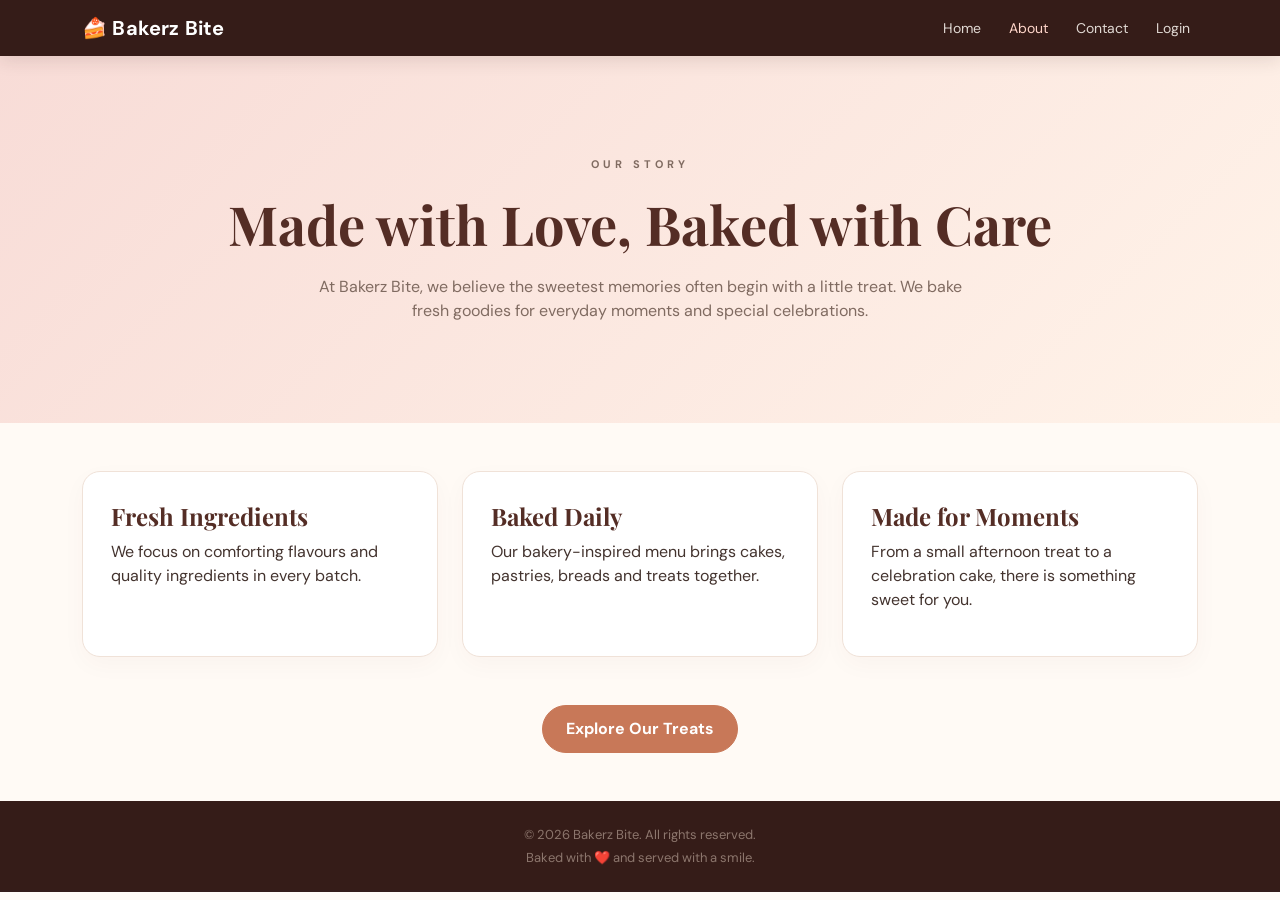
<file: about.html>
<!DOCTYPE html>
<html lang="en">

<head>
  <meta charset="UTF-8">
  <meta name="viewport" content="width=device-width, initial-scale=1.0">
  <title>About | Bakerz Bite</title>
  <link href="https://cdn.jsdelivr.net/npm/bootstrap@5.3.3/dist/css/bootstrap.min.css" rel="stylesheet">
  <link rel="stylesheet" href="style.css">
</head>

<body>
  <nav class="navbar navbar-expand-lg navbar-dark bakery-nav sticky-top">
    <div class="container"><a class="navbar-brand fw-bold" href="index.html">🍰 Bakerz Bite</a><button
        class="navbar-toggler" type="button" data-bs-toggle="collapse" data-bs-target="#navMenu"
        aria-label="Toggle navigation"><span class="navbar-toggler-icon"></span></button>
      <div class="collapse navbar-collapse" id="navMenu">
        <ul class="navbar-nav ms-auto align-items-lg-center">
          <li class="nav-item"><a class="nav-link" href="index.html">Home</a></li>
          <li class="nav-item"><a class="nav-link active" href="about.html">About</a></li>
          <li class="nav-item"><a class="nav-link" href="contact.html">Contact</a></li>
          <li class="nav-item"><a class="nav-link" href="login.html" id="authNavLink">Login</a></li>
        </ul>
      </div>
    </div>
  </nav>
  <header class="simple-hero">
    <div class="container">
      <p class="eyebrow">OUR STORY</p>
      <h1>Made with Love, Baked with Care</h1>
      <p>At Bakerz Bite, we believe the sweetest memories often begin with a little treat. We bake fresh goodies for
        everyday moments and special celebrations.</p>
    </div>
  </header>
  <section class="container py-5">
    <div class="row g-4">
      <div class="col-md-4">
        <article class="info-card">
          <h2>Fresh Ingredients</h2>
          <p>We focus on comforting flavours and quality ingredients in every batch.</p>
        </article>
      </div>
      <div class="col-md-4">
        <article class="info-card">
          <h2>Baked Daily</h2>
          <p>Our bakery-inspired menu brings cakes, pastries, breads and treats together.</p>
        </article>
      </div>
      <div class="col-md-4">
        <article class="info-card">
          <h2>Made for Moments</h2>
          <p>From a small afternoon treat to a celebration cake, there is something sweet for you.</p>
        </article>
      </div>
    </div>
    <div class="text-center mt-5"><a href="index.html#products" class="btn btn-bakery">Explore Our Treats</a></div>
  </section>
  <footer class="footer text-center py-4">
    <p class="mb-1">© 2026 Bakerz Bite. All rights reserved.</p>
    <p class="mb-0">Baked with ❤️ and served with a smile.</p>
  </footer>
  <script src="https://cdn.jsdelivr.net/npm/bootstrap@5.3.3/dist/js/bootstrap.bundle.min.js"></script>
  <script src="app.js"></script>
</body>

</html>
</file>
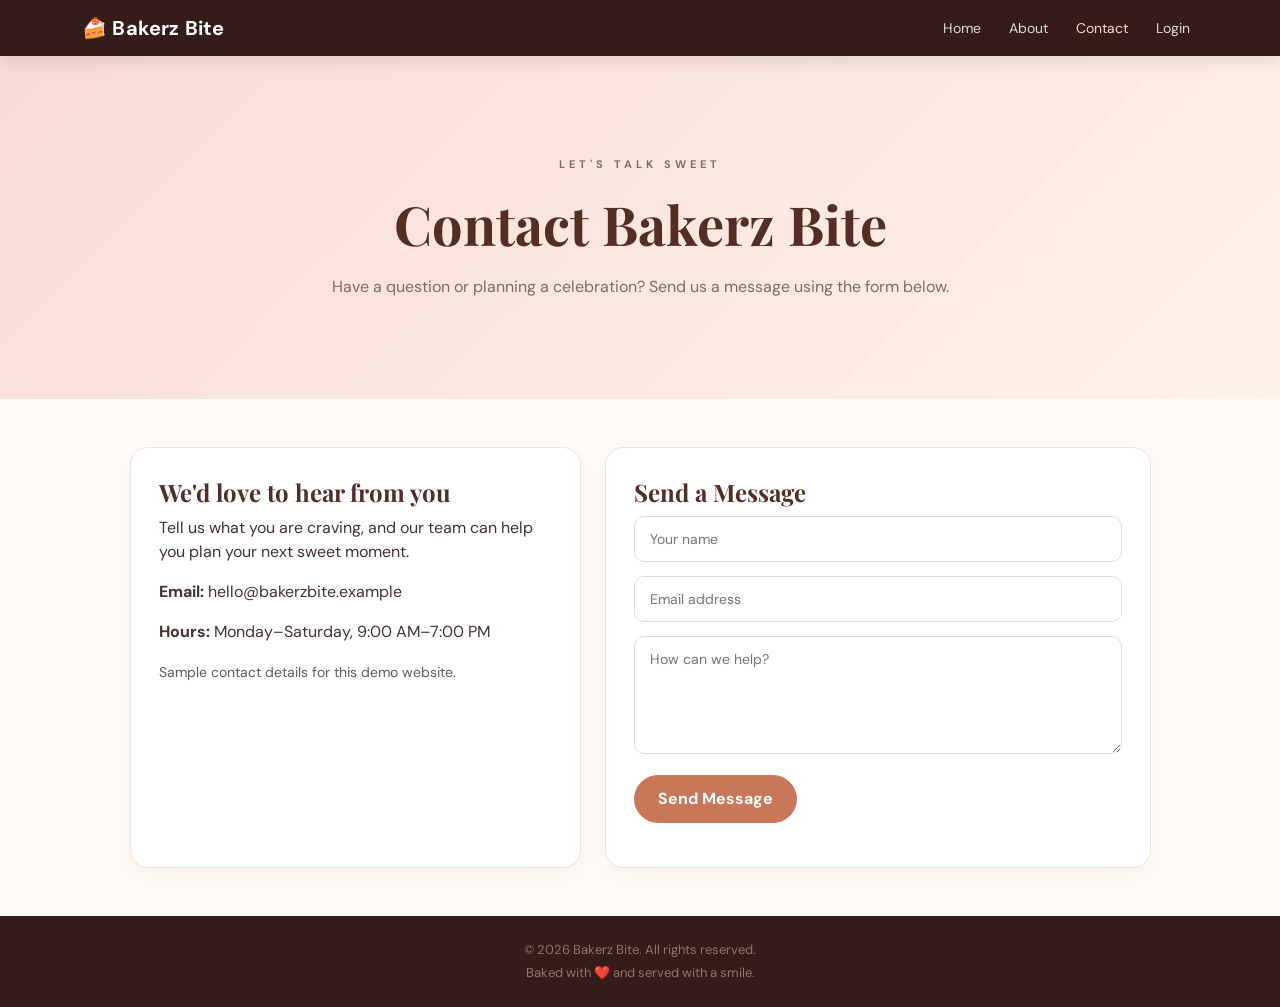
<file: contact.html>
<!DOCTYPE html>
<html lang="en">

<head>
    <meta charset="UTF-8">
    <meta name="viewport" content="width=device-width, initial-scale=1.0">
    <title>Contact | Bakerz Bite</title>
    <link href="https://cdn.jsdelivr.net/npm/bootstrap@5.3.3/dist/css/bootstrap.min.css" rel="stylesheet">
    <link rel="stylesheet" href="style.css">
</head>

<body>
    <nav class="navbar navbar-expand-lg navbar-dark bakery-nav sticky-top">
        <div class="container"><a class="navbar-brand fw-bold" href="index.html">🍰 Bakerz Bite</a><button
                class="navbar-toggler" type="button" data-bs-toggle="collapse" data-bs-target="#navMenu"
                aria-label="Toggle navigation"><span class="navbar-toggler-icon"></span></button>
            <div class="collapse navbar-collapse" id="navMenu">
                <ul class="navbar-nav ms-auto align-items-lg-center">
                    <li class="nav-item"><a class="nav-link" href="index.html">Home</a></li>
                    <li class="nav-item"><a class="nav-link" href="about.html">About</a></li>
                    <li class="nav-item"><a class="nav-link active" href="contact.html">Contact</a></li>
                    <li class="nav-item"><a class="nav-link" href="login.html" id="authNavLink">Login</a></li>
                </ul>
            </div>
        </div>
    </nav>
    <header class="simple-hero">
        <div class="container">
            <p class="eyebrow">LET'S TALK SWEET</p>
            <h1>Contact Bakerz Bite</h1>
            <p>Have a question or planning a celebration? Send us a message using the form below.</p>
        </div>
    </header>
    <section class="container py-5">
        <div class="row g-4 justify-content-center">
            <div class="col-lg-5">
                <div class="info-card">
                    <h2>We'd love to hear from you</h2>
                    <p>Tell us what you are craving, and our team can help you plan your next sweet moment.</p>
                    <p><strong>Email:</strong> hello@bakerzbite.example</p>
                    <p><strong>Hours:</strong> Monday–Saturday, 9:00 AM–7:00 PM</p><small class="text-muted">Sample
                        contact details for this demo website.</small>
                </div>
            </div>
            <div class="col-lg-6">
                <form class="info-card contact-form" id="contactForm">
                    <h2>Send a Message</h2><input type="text" id="contactName" placeholder="Your name" required><input
                        type="email" id="contactEmail" placeholder="Email address" required><textarea
                        id="contactMessage" rows="5" placeholder="How can we help?" required></textarea><button
                        class="btn btn-bakery" type="submit">Send Message</button>
                    <p id="contactStatus" class="mt-3 mb-0" role="status"></p>
                </form>
            </div>
        </div>
    </section>
    <footer class="footer text-center py-4">
        <p class="mb-1">© 2026 Bakerz Bite. All rights reserved.</p>
        <p class="mb-0">Baked with ❤️ and served with a smile.</p>
    </footer>
    <script src="https://cdn.jsdelivr.net/npm/bootstrap@5.3.3/dist/js/bootstrap.bundle.min.js"></script>
    <script src="app.js"></script>
    <script>document.getElementById('contactForm').addEventListener('submit', function (e) { e.preventDefault(); document.getElementById('contactStatus').textContent = 'Thanks! This demo form is not connected to an email service yet.'; this.reset(); });</script>
</body>

</html>
</file>
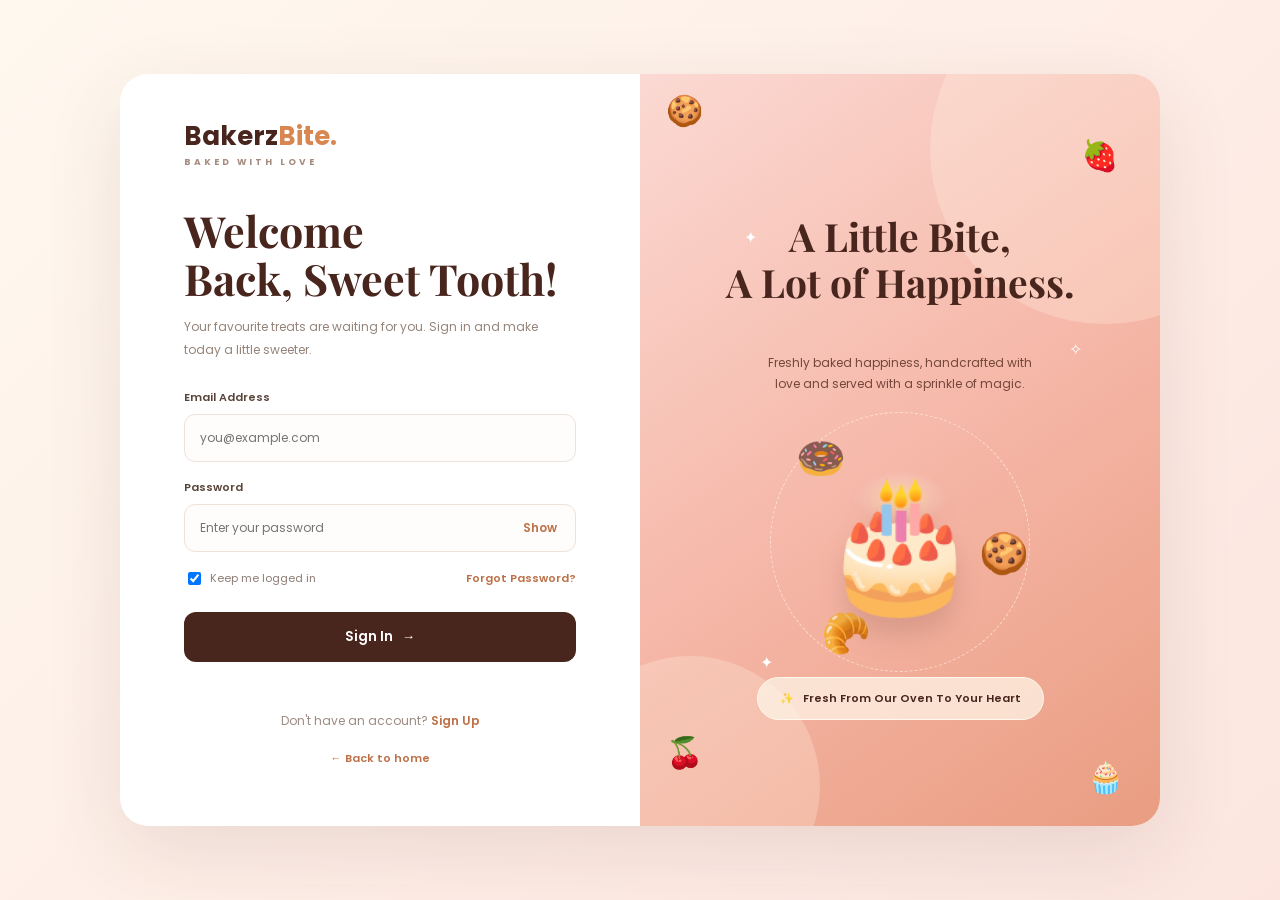
<file: login.html>
<!DOCTYPE html>
<html lang="en">
<head>
<meta charset="UTF-8"><meta name="viewport" content="width=device-width, initial-scale=1.0">
<title>Bakerz Bite | Login</title>
<link rel="preconnect" href="https://fonts.googleapis.com"><link rel="preconnect" href="https://fonts.gstatic.com" crossorigin>
<link href="https://fonts.googleapis.com/css2?family=Playfair+Display:wght@600;700&family=Poppins:wght@400;500;600;700&display=swap" rel="stylesheet">
<link rel="stylesheet" href="auth.css">
</head>
<body>
<main class="auth-container">
<section class="auth-side">
<a class="logo" href="index.html">Bakerz<span>Bite.</span><small>BAKED WITH LOVE</small></a>
<h1 class="heading">Welcome<br>Back, Sweet Tooth!</h1>
<p class="subtitle">Your favourite treats are waiting for you. Sign in and make today a little sweeter.</p>
<form id="loginForm">
<div class="input-group"><label for="email">Email Address</label><div class="input-box"><input type="email" id="email" placeholder="you@example.com" autocomplete="email" required></div></div>
<div class="input-group"><label for="password">Password</label><div class="input-box"><input class="password-input" type="password" id="password" placeholder="Enter your password" autocomplete="current-password" required><button type="button" class="toggle-password" id="togglePassword">Show</button></div></div>
<div class="options"><label><input type="checkbox" id="remember" checked> Keep me logged in</label><a href="#" id="forgotLink">Forgot Password?</a></div>
<button type="submit" class="auth-btn">Sign In &nbsp; →</button><p id="message" class="message" role="status" aria-live="polite"></p>
</form><p class="auth-switch">Don't have an account? <a href="signup.html">Sign Up</a></p><p class="back-home"><a href="index.html">← Back to home</a></p>
</section>
<section class="art-side"><span class="sparkle s1">✦</span><span class="sparkle s2">✧</span><span class="sparkle s3">✦</span><span class="float f1">🍪</span><span class="float f2">🍓</span><span class="float f3">🧁</span><span class="float f4">🍒</span>
<h2 class="art-title">A Little Bite,<br>A Lot of Happiness.</h2><p class="art-description">Freshly baked happiness, handcrafted with love and served with a sprinkle of magic.</p>
<div class="bakery-stage"><div class="orbit"><span class="orbit-item">🍩</span><span class="orbit-item">🍪</span><span class="orbit-item">🥐</span></div><div class="cake">🎂</div></div><div class="art-footer">✨ &nbsp; Fresh From Our Oven To Your Heart</div>
</section></main><script src="auth.js"></script></body></html>
</file>
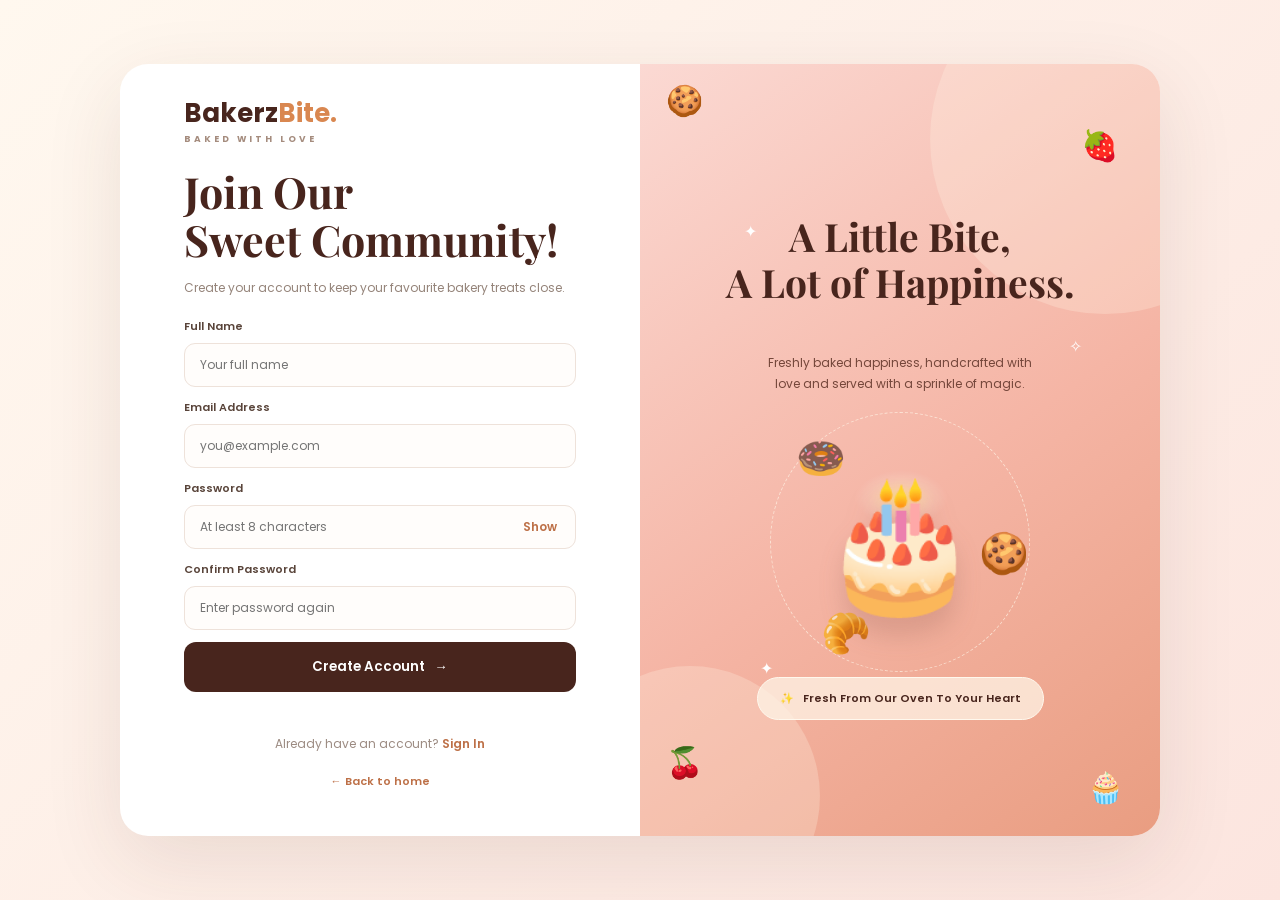
<file: signup.html>
<!DOCTYPE html>
<html lang="en">

<head>
  <meta charset="UTF-8">
  <meta name="viewport" content="width=device-width, initial-scale=1.0">
  <title>Bakerz Bite | Sign Up</title>
  <link rel="preconnect" href="https://fonts.googleapis.com">
  <link rel="preconnect" href="https://fonts.gstatic.com" crossorigin>
  <link
    href="https://fonts.googleapis.com/css2?family=Playfair+Display:wght@600;700&family=Poppins:wght@400;500;600;700&display=swap"
    rel="stylesheet">
  <link rel="stylesheet" href="auth.css">
</head>

<body>
  <main class="auth-container signup-container">
    <section class="auth-side">
      <a class="logo" href="index.html">Bakerz<span>Bite.</span><small>BAKED WITH LOVE</small></a>
      <h1 class="heading">Join Our<br>Sweet Community!</h1>
      <p class="subtitle">Create your account to keep your favourite bakery treats close.</p>
      <form id="signupForm">
        <div class="input-group"><label for="name">Full Name</label>
          <div class="input-box"><input type="text" id="name" placeholder="Your full name" autocomplete="name" required>
          </div>
        </div>
        <div class="input-group"><label for="email">Email Address</label>
          <div class="input-box"><input type="email" id="email" placeholder="you@example.com" autocomplete="email"
              required></div>
        </div>
        <div class="input-group"><label for="password">Password</label>
          <div class="input-box"><input class="password-input" type="password" id="password"
              placeholder="At least 8 characters" minlength="8" autocomplete="new-password" required><button
              type="button" class="toggle-password" id="togglePassword">Show</button></div>
        </div>
        <div class="input-group"><label for="confirmPassword">Confirm Password</label>
          <div class="input-box"><input type="password" id="confirmPassword" placeholder="Enter password again"
              minlength="8" autocomplete="new-password" required></div>
        </div>
        <button type="submit" class="auth-btn">Create Account &nbsp; →</button>
        <p id="message" class="message" role="status" aria-live="polite"></p>
      </form>
      <p class="auth-switch">Already have an account? <a href="login.html">Sign In</a></p>
      <p class="back-home"><a href="index.html">← Back to home</a></p>
    </section>
    <section class="art-side"><span class="sparkle s1">✦</span><span class="sparkle s2">✧</span><span
        class="sparkle s3">✦</span><span class="float f1">🍪</span><span class="float f2">🍓</span><span
        class="float f3">🧁</span><span class="float f4">🍒</span>
      <h2 class="art-title">A Little Bite,<br>A Lot of Happiness.</h2>
      <p class="art-description">Freshly baked happiness, handcrafted with love and served with a sprinkle of magic.</p>
      <div class="bakery-stage">
        <div class="orbit"><span class="orbit-item">🍩</span><span class="orbit-item">🍪</span><span
            class="orbit-item">🥐</span></div>
        <div class="cake">🎂</div>
      </div>
      <div class="art-footer">✨ &nbsp; Fresh From Our Oven To Your Heart</div>
    </section>
  </main>
  <script src="auth.js"></script>
</body>

</html>
</file>
<file: style.css>
@import url('https://fonts.googleapis.com/css2?family=DM+Sans:wght@400;500;600;700&family=Playfair+Display:wght@600;700&display=swap');

:root {
  --brown: #542d25;
  --brown-dark: #351c18;
  --pink: #f7d9d5;
  --cream: #fffaf5;
  --accent: #c87858;
  --text: #43332e
}

* {
  box-sizing: border-box
}

html {
  scroll-behavior: smooth
}

body {
  font-family: 'DM Sans', Arial, sans-serif;
  color: var(--text);
  background: var(--cream)
}

.bakery-nav {
  background: var(--brown-dark);
  box-shadow: 0 4px 18px #351c1820
}

.navbar-brand {
  letter-spacing: .2px
}

.navbar-nav .nav-link {
  margin-left: 12px;
  color: #fffaf5d9 !important;
  font-size: 14px
}

.navbar-nav .nav-link:hover,
.navbar-nav .nav-link.active {
  color: #ffd6ca !important
}

.slider-img {
  height: min(72vh, 650px);
  min-height: 420px;
  object-fit: cover;
  filter: brightness(.55)
}

.carousel-caption {
  bottom: 18%;
  text-shadow: 0 2px 12px #0008
}

.carousel-caption h1 {
  font-family: 'Playfair Display', Georgia, serif;
  font-size: clamp(32px, 5vw, 60px);
  font-weight: 700
}

.carousel-caption p {
  font-size: clamp(15px, 2vw, 20px);
  margin: 15px 0 24px
}

.btn-bakery {
  background: var(--accent);
  border: 1px solid var(--accent);
  color: white;
  border-radius: 30px;
  padding: 11px 23px;
  font-weight: 700;
  transition: .25s
}

.btn-bakery:hover {
  background: var(--brown);
  border-color: var(--brown);
  color: #fff;
  transform: translateY(-2px)
}

.eyebrow {
  color: var(--accent);
  letter-spacing: 4px;
  font-size: 11px;
  font-weight: 700;
  margin-bottom: 10px
}

.section-title,
.products-heading h2 {
  font-family: 'Playfair Display', Georgia, serif;
  color: var(--brown);
  font-weight: 700;
  font-size: clamp(30px, 4vw, 43px)
}

.text-center>p:not(.eyebrow) {
  color: #8c766d
}

.product-card {
  overflow: hidden;
  border: 1px solid #f0e2d8;
  border-radius: 18px;
  background: #fff;
  box-shadow: 0 8px 28px #542d250b;
  transition: transform .25s, box-shadow .25s
}

.product-card:hover {
  transform: translateY(-6px);
  box-shadow: 0 16px 38px #542d251b
}

.product-card img {
  width: 100%;
  height: 235px;
  object-fit: cover;
  display: block
}

.product-content {
  padding: 20px
}

.product-category {
  display: inline-block;
  background: #fae7df;
  color: #a35b43;
  border-radius: 20px;
  padding: 5px 10px;
  font-size: 10px;
  text-transform: uppercase;
  letter-spacing: 1px;
  font-weight: 700
}

.product-content h3 {
  font-family: 'Playfair Display', Georgia, serif;
  color: var(--brown);
  font-size: 22px;
  margin: 12px 0 8px
}

.product-content p {
  font-size: 13px;
  color: #88756c;
  min-height: 40px
}

.product-bottom {
  display: flex;
  justify-content: space-between;
  align-items: center;
  gap: 10px;
  margin-top: 15px
}

.product-bottom strong {
  color: var(--brown);
  font-size: 16px
}

.product-bottom .btn {
  padding: 8px 14px;
  font-size: 12px
}

.pagination .page-link {
  color: var(--brown);
  border-color: #f0dfd5;
  background: #fff
}

.pagination .page-item.active .page-link {
  background: var(--brown);
  border-color: var(--brown);
  color: #fff
}

.page-info {
  font-size: 12px;
  color: #927d72
}

.special-section {
  background: linear-gradient(135deg, #f8dcd7, #f4c4b8)
}

.special-section h2 {
  font-family: 'Playfair Display', Georgia, serif;
  color: var(--brown);
  font-size: clamp(28px, 4vw, 40px)
}

.special-section p {
  color: #76564b;
  margin: 14px 0 22px
}

.footer {
  background: var(--brown-dark);
  color: #fff3e8;
  font-size: 13px
}

.simple-hero {
  background: linear-gradient(135deg, #f8dcd7, #fff3e9);
  padding: 85px 0;
  text-align: center
}

.simple-hero h1 {
  font: 700 clamp(36px, 5vw, 54px) 'Playfair Display', Georgia, serif;
  color: var(--brown)
}

.simple-hero p {
  max-width: 650px;
  margin: 15px auto;
  color: #806b61
}

.info-card {
  background: white;
  border: 1px solid #f0e2d8;
  border-radius: 18px;
  padding: 28px;
  height: 100%;
  box-shadow: 0 8px 25px #542d2508
}

.info-card h2 {
  font: 700 24px 'Playfair Display', Georgia, serif;
  color: var(--brown)
}

.contact-form input,
.contact-form textarea {
  width: 100%;
  padding: 13px 15px;
  margin-bottom: 14px;
  border: 1px solid #e8d9cf;
  border-radius: 10px;
  font: 14px 'DM Sans', sans-serif
}

.contact-form input:focus,
.contact-form textarea:focus {
  outline: 2px solid #c8785840;
  border-color: var(--accent)
}

@media(max-width:576px) {
  .slider-img {
    min-height: 420px;
    height: 60vh
  }

  .carousel-caption {
    bottom: 15%
  }

  .carousel-caption h1 {
    font-size: 32px
  }

  .product-card img {
    height: 210px
  }
}
</file>
<file: auth.css>
* {
    box-sizing: border-box
}

:root {
    --brown: #48251d;
    --pink: #f7b9bb;
    --cream: #fff8ef;
    --orange: #d98750;
    --text: #49342d
}

body {
    margin: 0;
    min-height: 100vh;
    padding: 28px;
    background: linear-gradient(135deg, #fff8ef, #fce5df);
    font-family: 'Poppins', Arial, sans-serif;
    color: var(--text);
    display: flex;
    align-items: center;
    justify-content: center
}

a {
    color: #bd7047;
    font-weight: 600;
    text-decoration: none
}

a:hover {
    text-decoration: underline
}

.auth-container {
    width: min(100%, 1040px);
    min-height: 650px;
    background: #fff;
    border-radius: 28px;
    overflow: hidden;
    display: grid;
    grid-template-columns: 1fr 1fr;
    box-shadow: 0 25px 80px #542d251c;
    animation: appear .6s ease both
}

.auth-side {
    padding: 48px clamp(25px, 5vw, 65px);
    display: flex;
    flex-direction: column;
    justify-content: center
}

.logo {
    display: inline-flex;
    align-items: baseline;
    flex-wrap: wrap;
    gap: 0;
    font-size: 26px;
    font-weight: 700;
    color: var(--brown);
    margin-bottom: 38px;
    line-height: 1.1
}

.logo span {
    color: var(--orange)
}

.logo small {
    flex-basis: 100%;
    font-size: 9px;
    letter-spacing: 3px;
    margin-top: 7px;
    color: #a58c7e
}

.heading {
    font-family: 'Playfair Display', Georgia, serif;
    font-size: clamp(30px, 3.5vw, 43px);
    line-height: 1.13;
    color: var(--brown);
    margin: 0 0 13px
}

.subtitle {
    font-size: 12px;
    line-height: 1.9;
    color: #95847a;
    margin: 0 0 27px
}

.input-group {
    margin-bottom: 17px
}

.input-group label {
    display: block;
    font-size: 11px;
    font-weight: 600;
    margin-bottom: 8px;
    color: #59443a
}

.input-box {
    position: relative
}

.input-box input {
    width: 100%;
    border: 1px solid #eee2da;
    background: #fffdfb;
    border-radius: 11px;
    padding: 14px 15px;
    font: 12px 'Poppins', sans-serif;
    outline: none;
    color: var(--text);
    transition: .2s
}

.input-box input:focus {
    border-color: #d98750;
    box-shadow: 0 0 0 3px #d987501c
}

.password-input {
    padding-right: 70px !important
}

.toggle-password {
    position: absolute;
    right: 13px;
    top: 50%;
    transform: translateY(-50%);
    cursor: pointer;
    font: 600 12px 'Poppins', sans-serif;
    color: #bd7047;
    border: 0;
    background: transparent
}

.options {
    display: flex;
    justify-content: space-between;
    align-items: center;
    gap: 8px;
    font-size: 11px;
    color: #8d7d75;
    margin: 2px 0 24px;
    flex-wrap: wrap
}

.options label {
    display: flex;
    gap: 6px;
    align-items: center
}

.auth-btn {
    border: 0;
    width: 100%;
    background: var(--brown);
    color: #fff;
    padding: 15px;
    border-radius: 12px;
    font-family: inherit;
    font-weight: 600;
    cursor: pointer;
    transition: .3s
}

.auth-btn:hover {
    background: var(--orange);
    transform: translateY(-2px);
    box-shadow: 0 10px 25px #d9875040
}

.auth-switch {
    text-align: center;
    color: #9c8b82;
    font-size: 12px;
    margin-top: 22px
}

.back-home {
    text-align: center;
    font-size: 11px;
    margin-top: 8px
}

.message {
    font-size: 12px;
    line-height: 1.6;
    margin: 12px 0 0;
    min-height: 16px
}

.error {
    color: #bd3434
}

.success {
    color: #287547
}

.art-side {
    position: relative;
    overflow: hidden;
    background: linear-gradient(145deg, #fbd9d3, #f5b5a5 55%, #e99d81);
    display: flex;
    flex-direction: column;
    justify-content: center;
    align-items: center;
    padding: 35px;
    isolation: isolate
}

.art-side:before,
.art-side:after {
    content: "";
    position: absolute;
    border-radius: 50%;
    background: #fff7e7;
    opacity: .25;
    z-index: -1
}

.art-side:before {
    width: 350px;
    height: 350px;
    top: -100px;
    right: -120px
}

.art-side:after {
    width: 260px;
    height: 260px;
    bottom: -90px;
    left: -80px
}

.art-title {
    font-family: 'Playfair Display', Georgia, serif;
    font-size: clamp(30px, 3.2vw, 39px);
    text-align: center;
    line-height: 1.2;
    color: var(--brown);
    z-index: 2
}

.art-description {
    text-align: center;
    font-size: 12px;
    color: #75473b;
    margin-top: 13px;
    max-width: 280px;
    line-height: 1.8;
    z-index: 2
}

.bakery-stage {
    width: 100%;
    max-width: 400px;
    height: 270px;
    position: relative;
    display: flex;
    justify-content: center;
    align-items: center
}

.cake {
    font-size: 130px;
    filter: drop-shadow(0 18px 12px #75473b30);
    animation: cakeFloat 3s ease-in-out infinite;
    z-index: 2
}

.orbit {
    position: absolute;
    width: 260px;
    height: 260px;
    border: 1px dashed #fff7e9aa;
    border-radius: 50%;
    animation: rotate 18s linear infinite
}

.orbit-item {
    position: absolute;
    font-size: 40px
}

.orbit-item:nth-child(1) {
    top: 15px;
    left: 25px
}

.orbit-item:nth-child(2) {
    right: 0;
    top: 110px
}

.orbit-item:nth-child(3) {
    bottom: 8px;
    left: 50px
}

.float {
    position: absolute;
    font-size: 30px;
    animation: drift 4s ease-in-out infinite
}

.f1 {
    top: 15px;
    left: 5%
}

.f2 {
    top: 60px;
    right: 8%;
    animation-delay: 1s
}

.f3 {
    bottom: 25px;
    right: 7%;
    animation-delay: 2s
}

.f4 {
    bottom: 50px;
    left: 5%;
    animation-delay: 1.5s
}

.art-footer {
    background: #fff7e9b8;
    border: 1px solid #fff8ed;
    border-radius: 30px;
    padding: 12px 22px;
    color: var(--brown);
    font-size: 11px;
    font-weight: 600;
    z-index: 2
}

.sparkle {
    position: absolute;
    color: #fff;
    animation: twinkle 2s ease-in-out infinite
}

.s1 {
    top: 20%;
    left: 20%
}

.s2 {
    top: 35%;
    right: 15%;
    animation-delay: .5s
}

.s3 {
    bottom: 20%;
    left: 23%
}

.signup-container .auth-side {
    padding-top: 35px;
    padding-bottom: 35px
}

.signup-container .logo {
    margin-bottom: 22px
}

.signup-container .subtitle {
    margin-bottom: 18px
}

.signup-container .input-group {
    margin-bottom: 12px
}

.signup-container .input-box input {
    padding-top: 12px;
    padding-bottom: 12px
}

.signup-container .auth-switch {
    margin-top: 15px
}

@keyframes cakeFloat {

    0%,
    100% {
        transform: translateY(0) rotate(-4deg)
    }

    50% {
        transform: translateY(-15px) rotate(4deg)
    }
}

@keyframes drift {

    0%,
    100% {
        transform: translateY(0) rotate(-10deg)
    }

    50% {
        transform: translateY(-18px) rotate(12deg)
    }
}

@keyframes rotate {
    to {
        transform: rotate(360deg)
    }
}

@keyframes twinkle {

    0%,
    100% {
        opacity: .35;
        transform: scale(.8)
    }

    50% {
        opacity: 1;
        transform: scale(1.3)
    }
}

@keyframes appear {
    from {
        opacity: 0;
        transform: translateY(20px)
    }

    to {
        opacity: 1;
        transform: translateY(0)
    }
}

@media(max-width:800px) {
    body {
        padding: 15px
    }

    .auth-container {
        grid-template-columns: 1fr;
        max-width: 500px
    }

    .auth-side {
        padding: 35px 28px
    }

    .logo {
        margin-bottom: 28px
    }

    .art-side {
        min-height: 450px
    }

    .bakery-stage {
        height: 230px
    }

    .cake {
        font-size: 105px
    }

    .orbit {
        width: 220px;
        height: 220px
    }
}

@media(max-width:400px) {
    .auth-side {
        padding: 28px 20px
    }

    .options {
        align-items: flex-start
    }

    .art-side {
        padding: 25px 15px
    }
}

@media(prefers-reduced-motion:reduce) {

    *,
    *:before,
    *:after {
        animation-duration: .01ms !important;
        animation-iteration-count: 1 !important;
        scroll-behavior: auto !important
    }
}
</file>
